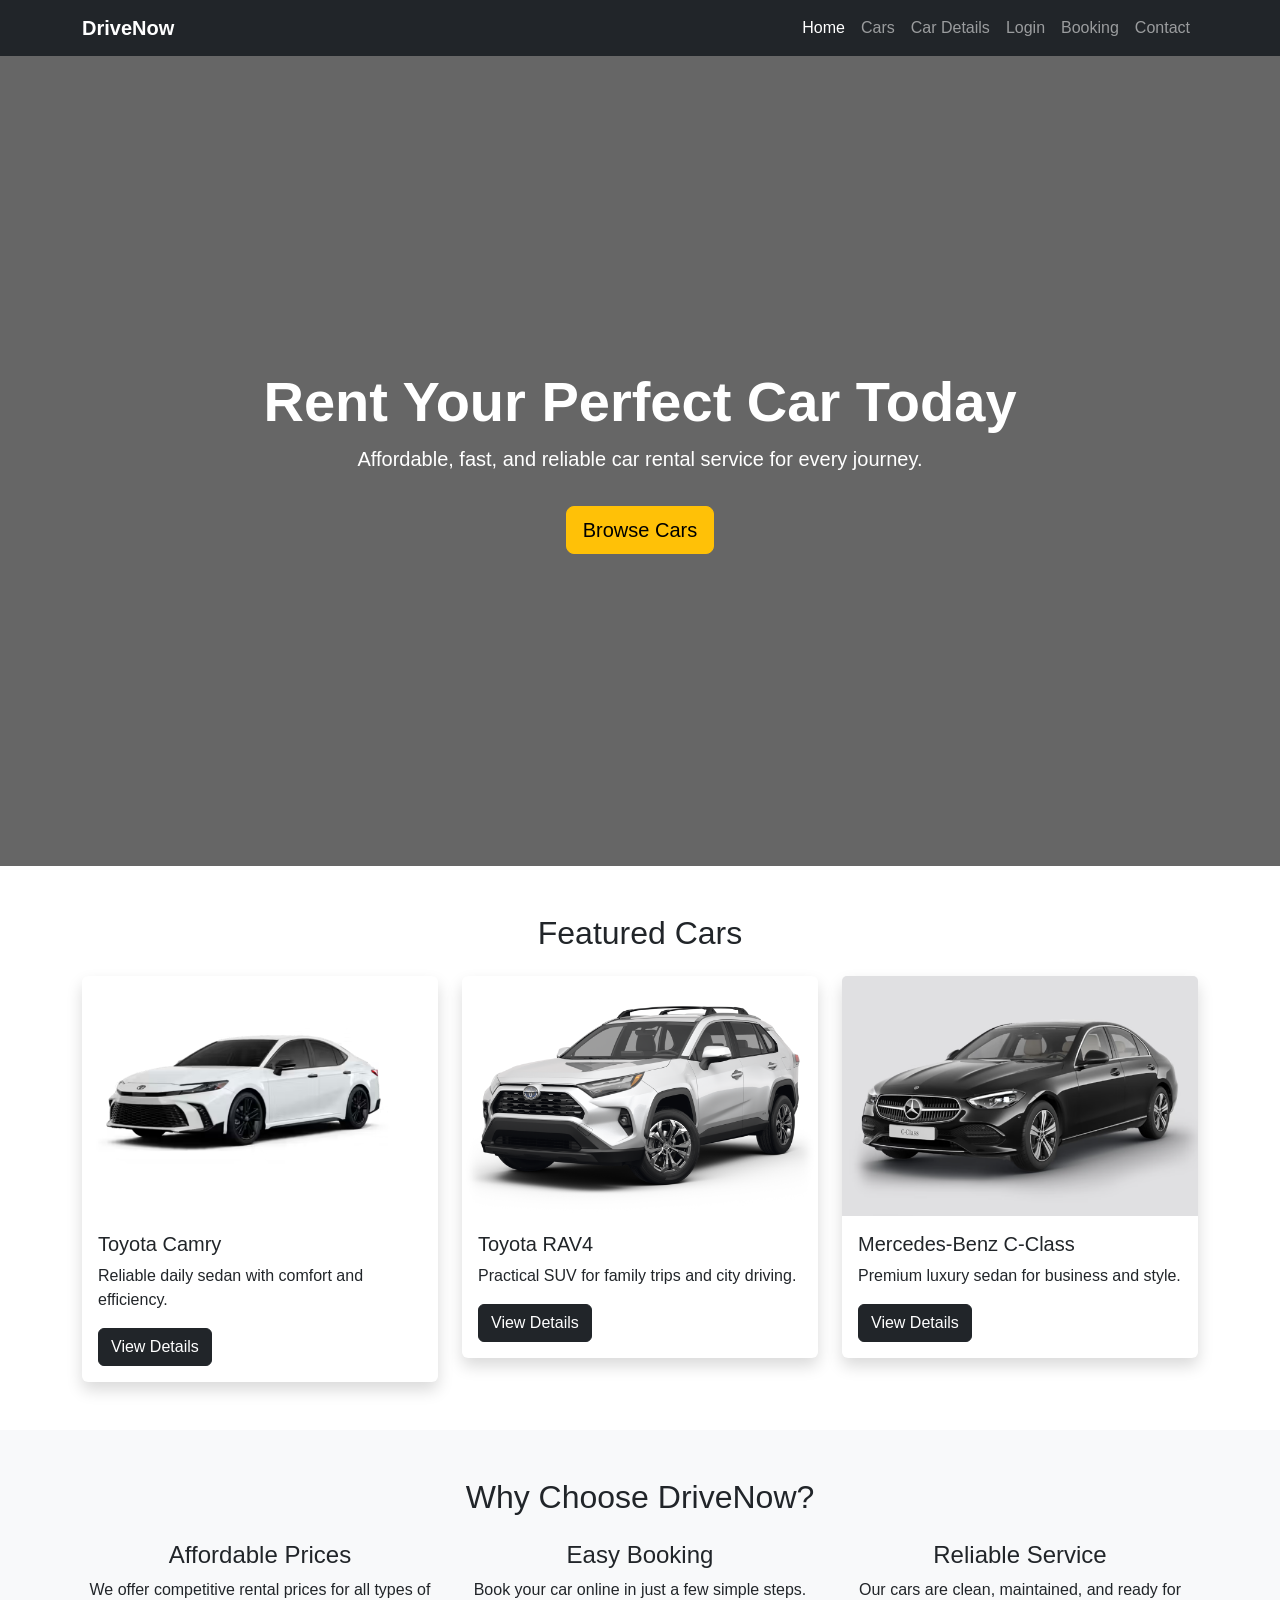
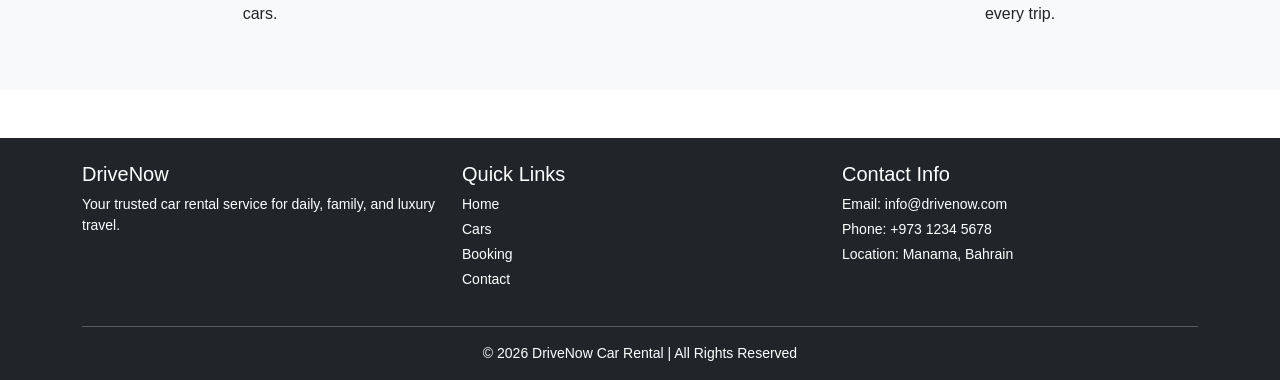
<file: index.html>
<!DOCTYPE html>
<html lang="en">
<head>
  <meta charset="UTF-8">
  <meta name="viewport" content="width=device-width, initial-scale=1.0">
  <title>DriveNow Car Rental</title>

  <!-- Bootstrap CSS -->
  <link href="https://cdn.jsdelivr.net/npm/bootstrap@5.3.3/dist/css/bootstrap.min.css" rel="stylesheet">

  <!-- Custom CSS -->
  <link rel="stylesheet" href="css/style.css">
</head>
<body>
  <div class="page-content">

  <!-- Navbar -->
  <nav class="navbar navbar-expand-lg navbar-dark bg-dark">
    <div class="container">
      <a class="navbar-brand fw-bold" href="index.html">DriveNow</a>
      <button class="navbar-toggler" type="button" data-bs-toggle="collapse" data-bs-target="#navbarNav">
        <span class="navbar-toggler-icon"></span>
      </button>
      <div class="collapse navbar-collapse" id="navbarNav">
        <ul class="navbar-nav ms-auto">
          <li class="nav-item"><a class="nav-link active" href="index.html">Home</a></li>
          <li class="nav-item"><a class="nav-link" href="cars.html">Cars</a></li>
          <li class="nav-item"><a class="nav-link" href="details.html">Car Details</a></li>
          <li class="nav-item"><a class="nav-link" href="login.html">Login</a></li>
          <li class="nav-item"><a class="nav-link" href="booking.html">Booking</a></li>
          <li class="nav-item"><a class="nav-link" href="contact.html">Contact</a></li>
        </ul>
      </div>
    </div>
  </nav>

  <!-- Hero Section -->
  <section class="hero d-flex align-items-center text-white text-center">
    <div class="container">
      <h1 class="display-4 fw-bold">Rent Your Perfect Car Today</h1>
      <p class="lead">Affordable, fast, and reliable car rental service for every journey.</p>
      <a href="cars.html" class="btn btn-warning btn-lg mt-3">Browse Cars</a>
    </div>
  </section>

  <!-- Featured Cars -->
  <section class="py-5">
    <div class="container">
      <h2 class="text-center mb-4">Featured Cars</h2>
      <div class="row g-4">
        
        <div class="col-md-4">
          <div class="card shadow">
            <img src="images/toyota-camry.jpg" class="card-img-top" alt="Toyota Camry">
            <div class="card-body">
             <h5 class="card-title">Toyota Camry</h5>
             <p class="card-text">Reliable daily sedan with comfort and efficiency.</p>
             <a href="details.html" class="btn btn-dark">View Details</a>
           </div>
          </div>
        </div>

        <div class="col-md-4">
          <div class="card shadow">
            <img src="images/toyota-rav4.jpg" class="card-img-top" alt="Toyota RAV4">
            <div class="card-body">
             <h5 class="card-title">Toyota RAV4</h5>
             <p class="card-text">Practical SUV for family trips and city driving.</p>
             <a href="details.html" class="btn btn-dark">View Details</a>
           </div>
          </div>
        </div>

        <div class="col-md-4">
          <div class="card shadow">
            <img src="images/mercedes-cclass.jpg" class="card-img-top" alt="Mercedes-Benz C-Class">
            <div class="card-body">
             <h5 class="card-title">Mercedes-Benz C-Class</h5>
             <p class="card-text">Premium luxury sedan for business and style.</p>
             <a href="details.html" class="btn btn-dark">View Details</a>
            </div>
          </div>
        </div>

      </div>
    </div>
  </section>

  <!-- Why Choose Us -->
  <section class="bg-light py-5">
    <div class="container text-center">
      <h2 class="mb-4">Why Choose DriveNow?</h2>
      <div class="row">
        <div class="col-md-4">
          <h4>Affordable Prices</h4>
          <p>We offer competitive rental prices for all types of cars.</p>
        </div>
        <div class="col-md-4">
          <h4>Easy Booking</h4>
          <p>Book your car online in just a few simple steps.</p>
        </div>
        <div class="col-md-4">
          <h4>Reliable Service</h4>
          <p>Our cars are clean, maintained, and ready for every trip.</p>
        </div>
      </div>
    </div>
  </section>

  <!-- Footer -->
  <footer class="bg-dark text-white pt-4 pb-3 mt-5">
  <div class="container">
    <div class="row">
      <div class="col-md-4 mb-3">
        <h5>DriveNow</h5>
        <p>Your trusted car rental service for daily, family, and luxury travel.</p>
      </div>
      <div class="col-md-4 mb-3">
        <h5>Quick Links</h5>
        <p class="mb-1"><a href="index.html" class="text-white text-decoration-none">Home</a></p>
        <p class="mb-1"><a href="cars.html" class="text-white text-decoration-none">Cars</a></p>
        <p class="mb-1"><a href="booking.html" class="text-white text-decoration-none">Booking</a></p>
        <p class="mb-1"><a href="contact.html" class="text-white text-decoration-none">Contact</a></p>
      </div>
      <div class="col-md-4 mb-3">
        <h5>Contact Info</h5>
        <p class="mb-1">Email: info@drivenow.com</p>
        <p class="mb-1">Phone: +973 1234 5678</p>
        <p class="mb-1">Location: Manama, Bahrain</p>
      </div>
    </div>
    <hr class="border-light">
    <p class="text-center mb-0">© 2026 DriveNow Car Rental | All Rights Reserved</p>
  </div>
</footer>

  <!-- Bootstrap JS -->
  <script src="https://cdn.jsdelivr.net/npm/bootstrap@5.3.3/dist/js/bootstrap.bundle.min.js"></script>

  <!-- jQuery -->
  <script src="https://code.jquery.com/jquery-3.7.1.min.js"></script>

  <!-- Custom JS -->
  <script src="js/script.js"></script>
  </div>
</body>
</html>
</file>
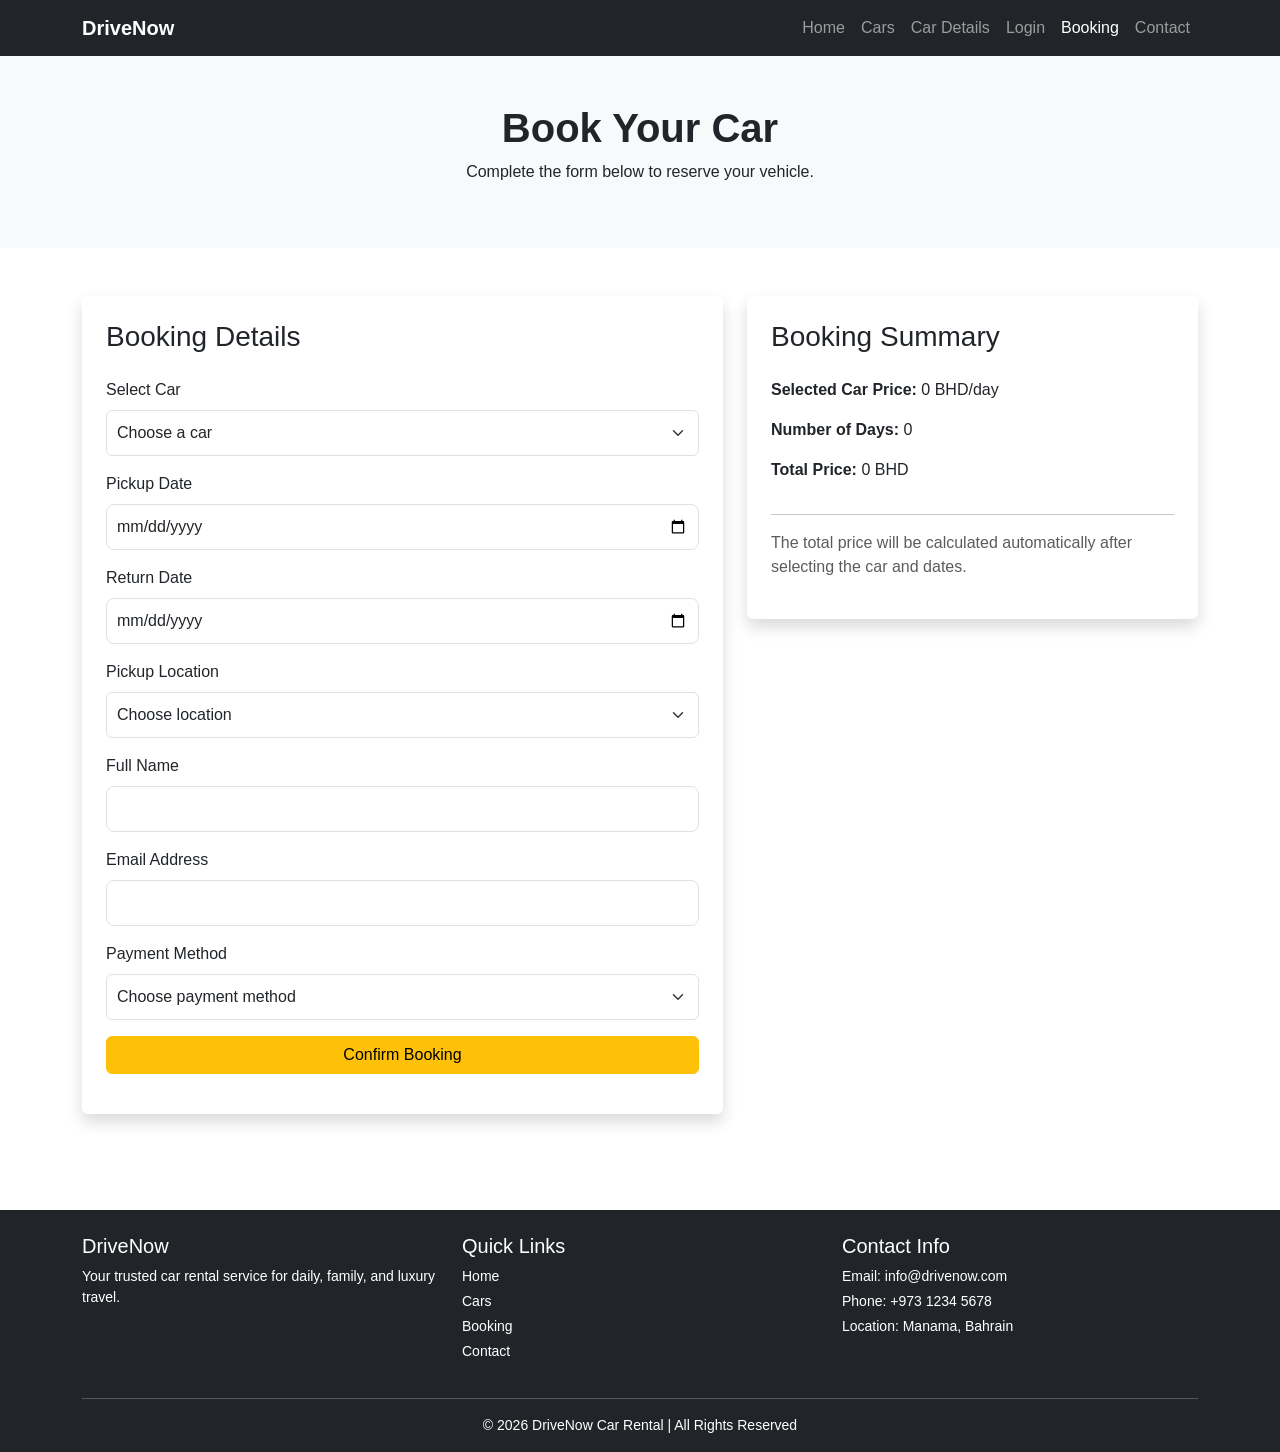
<file: booking.html>
<!DOCTYPE html>
<html lang="en">
<head>
  <meta charset="UTF-8">
  <meta name="viewport" content="width=device-width, initial-scale=1.0">
  <title>Booking - DriveNow Car Rental</title>

  <link href="https://cdn.jsdelivr.net/npm/bootstrap@5.3.3/dist/css/bootstrap.min.css" rel="stylesheet">
  <link rel="stylesheet" href="css/style.css">
</head>
<body>
  <div class="page-content">

  <!-- Navbar -->
  <nav class="navbar navbar-expand-lg navbar-dark bg-dark">
    <div class="container">
      <a class="navbar-brand fw-bold" href="index.html">DriveNow</a>
      <button class="navbar-toggler" type="button" data-bs-toggle="collapse" data-bs-target="#navbarNav">
        <span class="navbar-toggler-icon"></span>
      </button>
      <div class="collapse navbar-collapse" id="navbarNav">
        <ul class="navbar-nav ms-auto">
          <li class="nav-item"><a class="nav-link" href="index.html">Home</a></li>
          <li class="nav-item"><a class="nav-link" href="cars.html">Cars</a></li>
          <li class="nav-item"><a class="nav-link" href="details.html">Car Details</a></li>
          <li class="nav-item"><a class="nav-link" href="login.html">Login</a></li>
          <li class="nav-item"><a class="nav-link active" href="booking.html">Booking</a></li>
          <li class="nav-item"><a class="nav-link" href="contact.html">Contact</a></li>
        </ul>
      </div>
    </div>
  </nav>

  <!-- Header -->
  <section class="py-5 bg-light text-center">
    <div class="container">
      <h1 class="fw-bold">Book Your Car</h1>
      <p>Complete the form below to reserve your vehicle.</p>
    </div>
  </section>

  <!-- Booking Form -->
  <section class="py-5">
    <div class="container">
      <div class="row g-4">
        
        <div class="col-md-7">
          <div class="card shadow p-4">
            <h3 class="mb-4">Booking Details</h3>
            <form id="bookingForm">
              
              <div class="mb-3">
                <label class="form-label">Select Car</label>
                <select class="form-select" id="carType">
  <option value="">Choose a car</option>

  <option value="18">Toyota Corolla - 18 BHD/day</option>
  <option value="22">Toyota Camry - 22 BHD/day</option>
  <option value="16">Nissan Sunny - 16 BHD/day</option>
  <option value="24">Nissan Altima - 24 BHD/day</option>
  <option value="20">Hyundai Elantra - 20 BHD/day</option>
  <option value="23">Kia K5 - 23 BHD/day</option>

  <option value="28">Toyota RAV4 - 28 BHD/day</option>
  <option value="30">Nissan X-Trail - 30 BHD/day</option>
  <option value="29">Hyundai Tucson - 29 BHD/day</option>
  <option value="27">Kia Sportage - 27 BHD/day</option>
  <option value="35">Toyota Fortuner - 35 BHD/day</option>
  <option value="48">Nissan Patrol - 48 BHD/day</option>

  <option value="50">Mercedes-Benz C-Class - 50 BHD/day</option>
  <option value="55">BMW 5 Series - 55 BHD/day</option>
  <option value="52">Audi A6 - 52 BHD/day</option>
  <option value="48">Lexus ES - 48 BHD/day</option>
  <option value="60">Mercedes-Benz E-Class - 60 BHD/day</option>
  <option value="70">Range Rover Velar - 70 BHD/day</option>
</select>
              </div>

              <div class="mb-3">
                <label class="form-label">Pickup Date</label>
                <input type="date" class="form-control" id="pickupDate">
              </div>

              <div class="mb-3">
                <label class="form-label">Return Date</label>
                <input type="date" class="form-control" id="returnDate">
              </div>

              <div class="mb-3">
                <label class="form-label">Pickup Location</label>
                <select class="form-select" id="pickupLocation">
                  <option value="">Choose location</option>
                  <option>Manama</option>
                  <option>Muharraq</option>
                  <option>Riffa</option>
                  <option>Isa Town</option>
                </select>
              </div>

              <div class="mb-3">
                <label class="form-label">Full Name</label>
                <input type="text" class="form-control" id="customerName">
              </div>

              <div class="mb-3">
                <label class="form-label">Email Address</label>
                <input type="email" class="form-control" id="customerEmail">
              </div>

              <div class="mb-3">
                <label class="form-label">Payment Method</label>
                <select class="form-select" id="paymentMethod">
                  <option value="">Choose payment method</option>
                  <option>Credit Card</option>
                  <option>Debit Card</option>
                  <option>Cash on Pickup</option>
                </select>
              </div>

              <button type="submit" class="btn btn-warning w-100">Confirm Booking</button>
              <p class="mt-3 fw-bold" id="bookingMessage"></p>
            </form>
          </div>
        </div>

        <div class="col-md-5">
          <div class="card shadow p-4">
            <h3 class="mb-4">Booking Summary</h3>
            <p><strong>Selected Car Price:</strong> <span id="carPrice">0</span> BHD/day</p>
            <p><strong>Number of Days:</strong> <span id="totalDays">0</span></p>
            <p><strong>Total Price:</strong> <span id="totalPrice">0</span> BHD</p>
            <hr>
            <p class="text-muted">The total price will be calculated automatically after selecting the car and dates.</p>
          </div>
        </div>

      </div>
    </div>
  </section>

  <footer class="bg-dark text-white pt-4 pb-3 mt-5">
  <div class="container">
    <div class="row">
      <div class="col-md-4 mb-3">
        <h5>DriveNow</h5>
        <p>Your trusted car rental service for daily, family, and luxury travel.</p>
      </div>
      <div class="col-md-4 mb-3">
        <h5>Quick Links</h5>
        <p class="mb-1"><a href="index.html" class="text-white text-decoration-none">Home</a></p>
        <p class="mb-1"><a href="cars.html" class="text-white text-decoration-none">Cars</a></p>
        <p class="mb-1"><a href="booking.html" class="text-white text-decoration-none">Booking</a></p>
        <p class="mb-1"><a href="contact.html" class="text-white text-decoration-none">Contact</a></p>
      </div>
      <div class="col-md-4 mb-3">
        <h5>Contact Info</h5>
        <p class="mb-1">Email: info@drivenow.com</p>
        <p class="mb-1">Phone: +973 1234 5678</p>
        <p class="mb-1">Location: Manama, Bahrain</p>
      </div>
    </div>
    <hr class="border-light">
    <p class="text-center mb-0">© 2026 DriveNow Car Rental | All Rights Reserved</p>
  </div>
</footer>
</div>
  <script src="https://cdn.jsdelivr.net/npm/bootstrap@5.3.3/dist/js/bootstrap.bundle.min.js"></script>
  <script src="https://code.jquery.com/jquery-3.7.1.min.js"></script>
  <script src="js/script.js"></script>
</body>
</html>
</file>
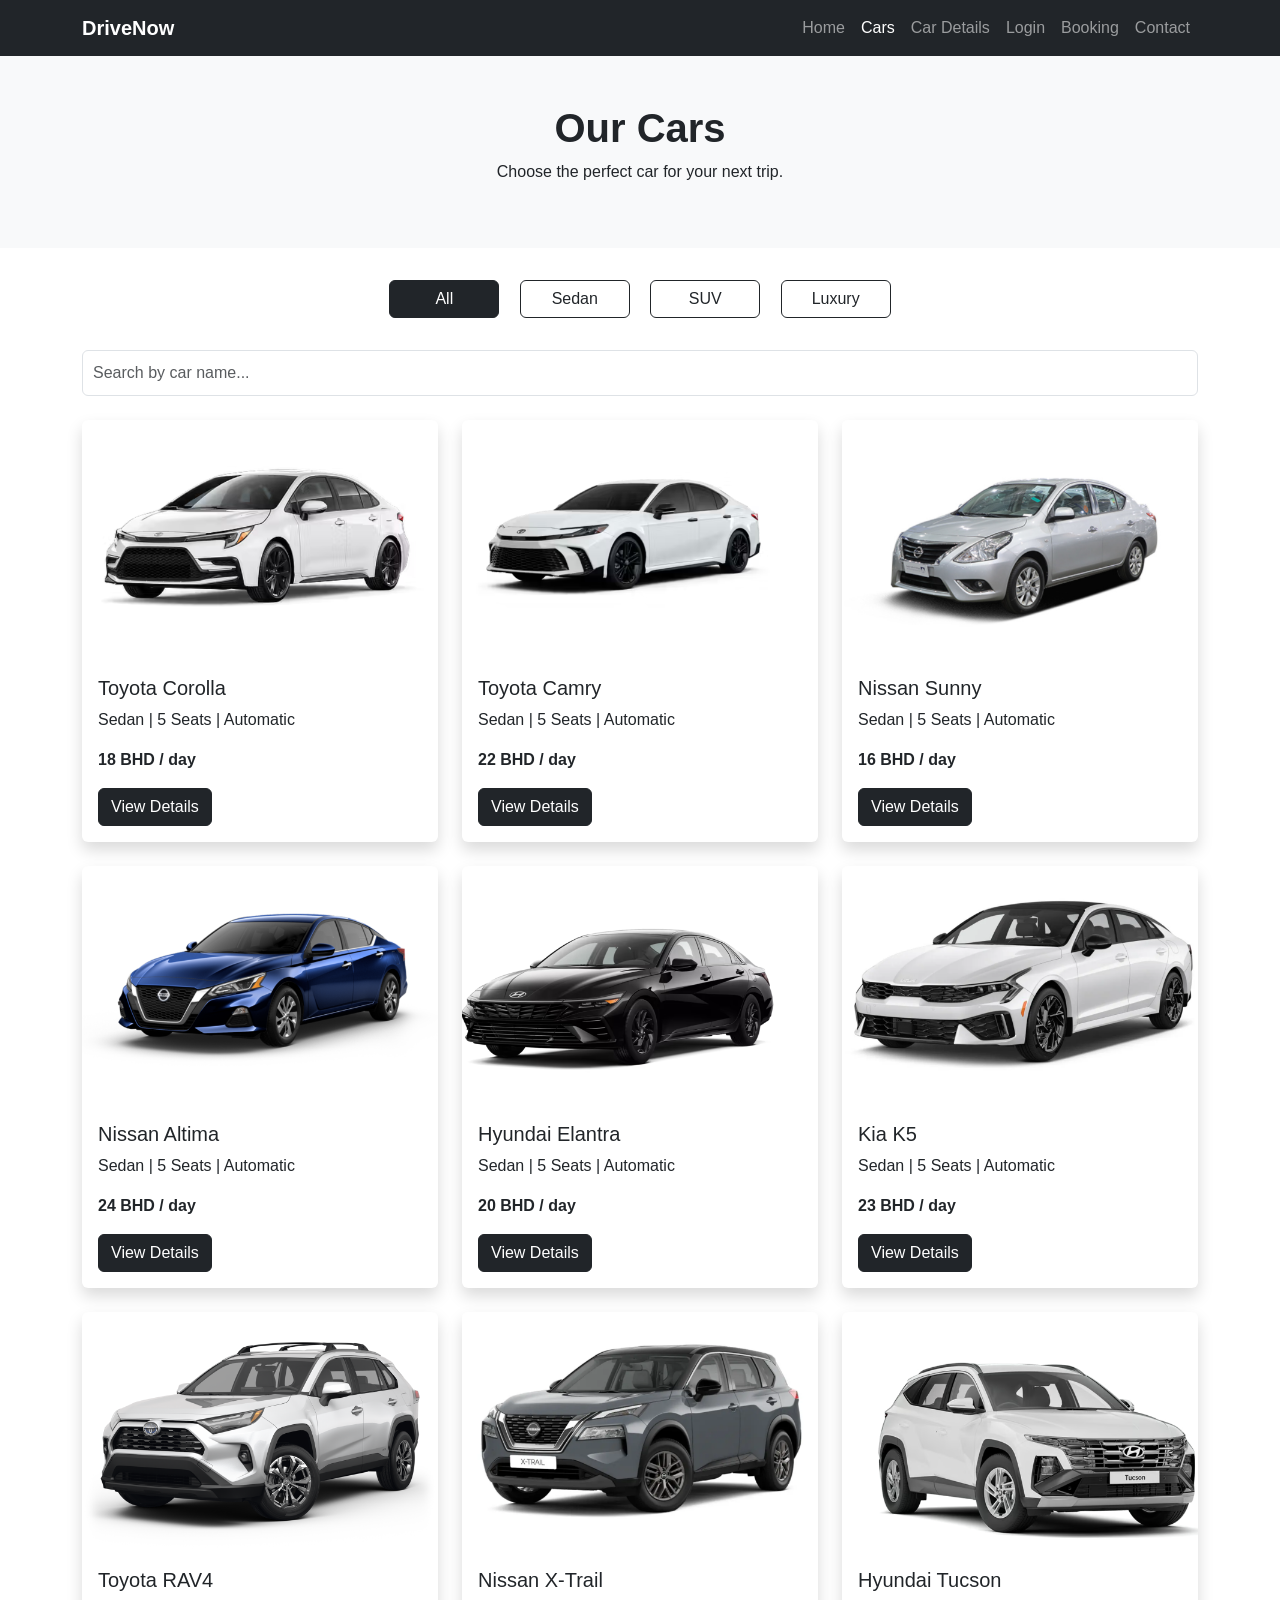
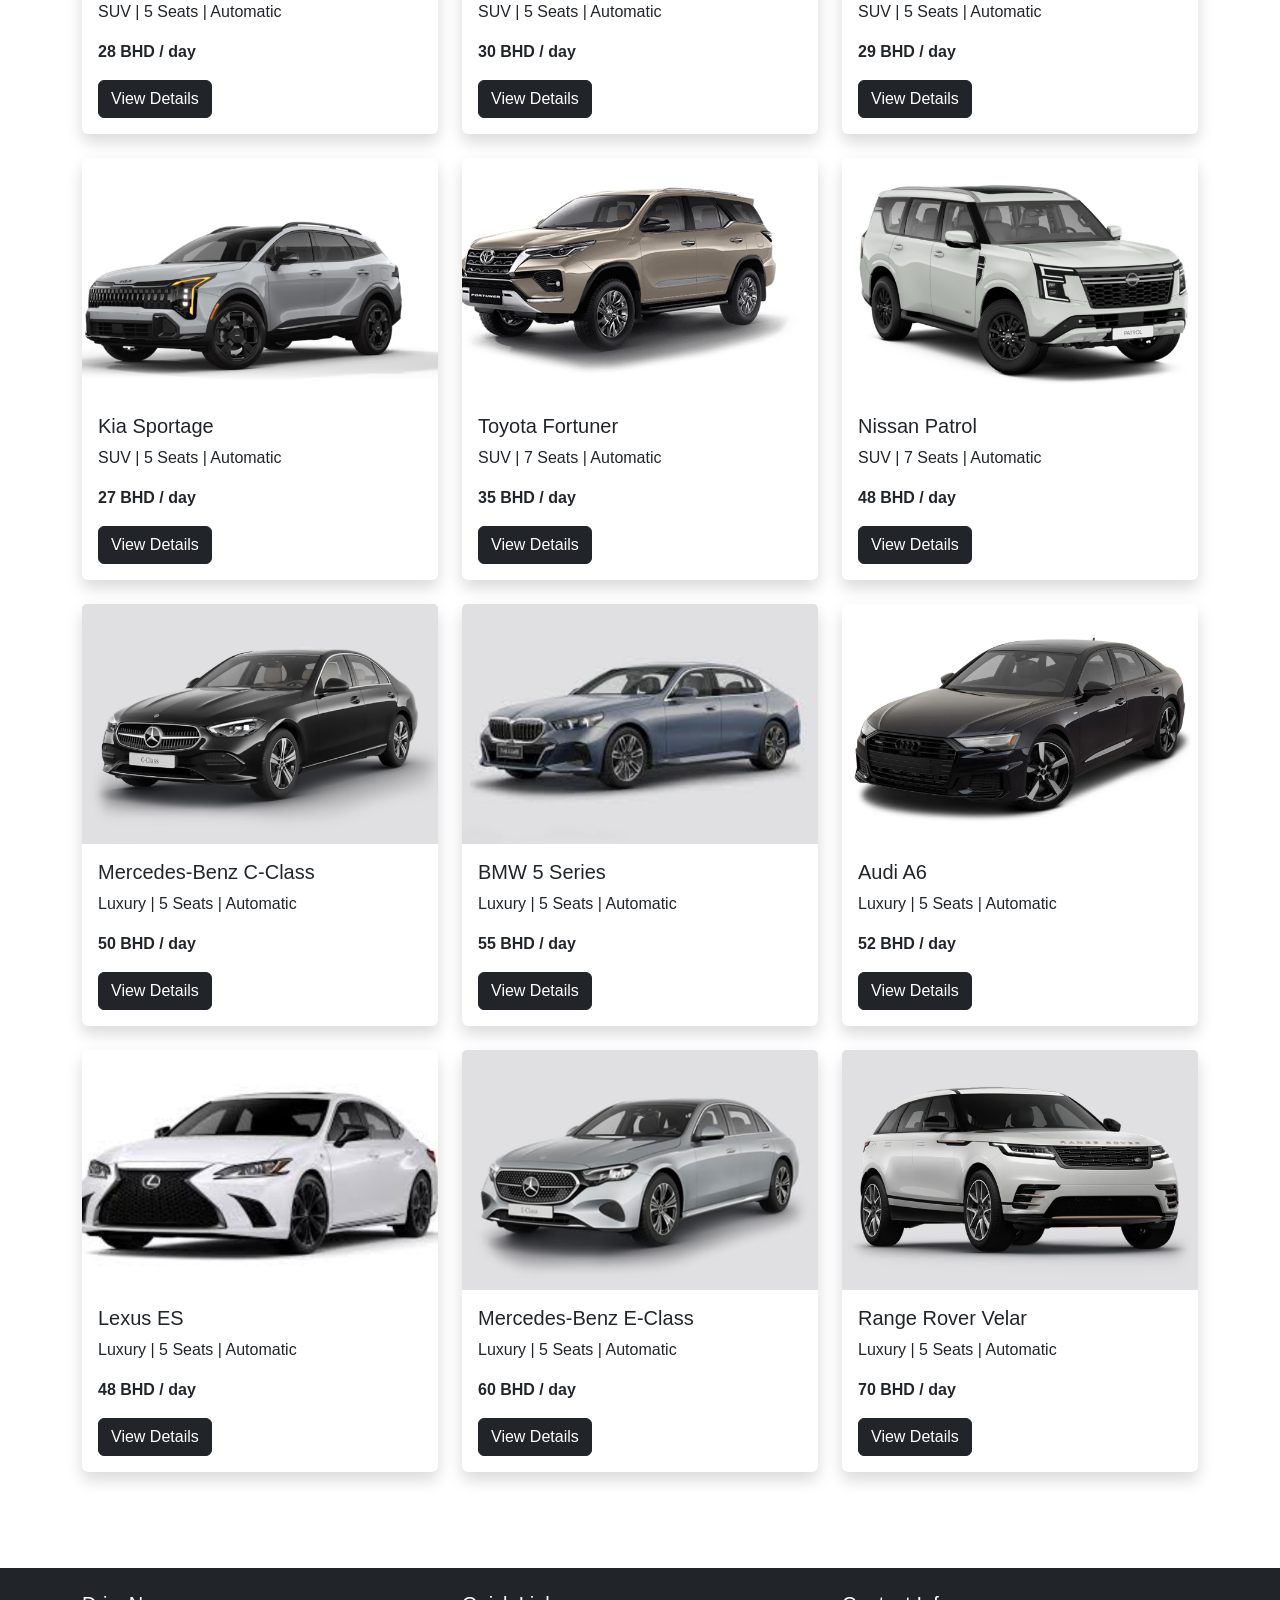
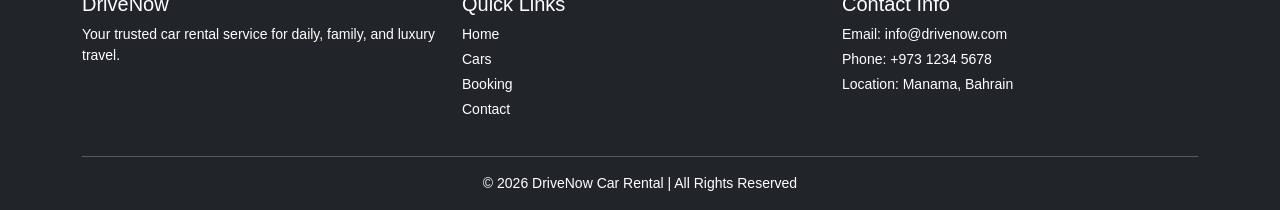
<file: cars.html>
<!DOCTYPE html>
<html lang="en">
<head>
  <meta charset="UTF-8">
  <meta name="viewport" content="width=device-width, initial-scale=1.0">
  <title>Cars - DriveNow Car Rental</title>

  <link href="https://cdn.jsdelivr.net/npm/bootstrap@5.3.3/dist/css/bootstrap.min.css" rel="stylesheet">
  <link rel="stylesheet" href="css/style.css">
</head>
<body>
  <div class="page-content">

  <!-- Navbar -->
  <nav class="navbar navbar-expand-lg navbar-dark bg-dark">
    <div class="container">
      <a class="navbar-brand fw-bold" href="index.html">DriveNow</a>
      <button class="navbar-toggler" type="button" data-bs-toggle="collapse" data-bs-target="#navbarNav">
        <span class="navbar-toggler-icon"></span>
      </button>
      <div class="collapse navbar-collapse" id="navbarNav">
        <ul class="navbar-nav ms-auto">
          <li class="nav-item"><a class="nav-link" href="index.html">Home</a></li>
          <li class="nav-item"><a class="nav-link active" href="cars.html">Cars</a></li>
          <li class="nav-item"><a class="nav-link" href="details.html">Car Details</a></li>
          <li class="nav-item"><a class="nav-link" href="login.html">Login</a></li>
          <li class="nav-item"><a class="nav-link" href="booking.html">Booking</a></li>
          <li class="nav-item"><a class="nav-link" href="contact.html">Contact</a></li>
        </ul>
      </div>
    </div>
  </nav>

  <!-- Page Header -->
  <section class="py-5 bg-light text-center">
    <div class="container">
      <h1 class="fw-bold">Our Cars</h1>
      <p>Choose the perfect car for your next trip.</p>
    </div>
  </section>

  <!-- Filter Buttons -->
  <section class="py-4 text-center">
    <div class="container">
      <button class="btn btn-dark m-2 filter-btn" data-filter="all">All</button>
      <button class="btn btn-outline-dark m-2 filter-btn" data-filter="sedan">Sedan</button>
      <button class="btn btn-outline-dark m-2 filter-btn" data-filter="suv">SUV</button>
      <button class="btn btn-outline-dark m-2 filter-btn" data-filter="luxury">Luxury</button>
    </div>
  </section>
  <section class="pb-4">
  <div class="container">
    <input type="text" id="carSearch" class="form-control" placeholder="Search by car name...">
  </div>
</section>

  <!-- Cars List -->
  <section class="pb-5">
  <div class="container">
    <div class="row g-4">

      <!-- Sedans -->
      <div class="col-md-4 car-item sedan">
        <div class="card shadow h-100">
          <img src="images/toyota-corolla.jpg" class="card-img-top" alt="Toyota Corolla">
          <div class="card-body">
            <h5 class="card-title">Toyota Corolla</h5>
            <p class="card-text">Sedan | 5 Seats | Automatic</p>
            <p><strong>18 BHD / day</strong></p>
            <a href="details.html?car=Toyota%20Corolla&price=18&category=Sedan&seats=5&transmission=Automatic&fuel=Petrol&image=images/toyota-corolla.jpg" class="btn btn-dark">View Details</a>
          </div>
        </div>
      </div>

      <div class="col-md-4 car-item sedan">
        <div class="card shadow h-100">
          <img src="images/toyota-camry.jpg" class="card-img-top" alt="Toyota Camry">
          <div class="card-body">
            <h5 class="card-title">Toyota Camry</h5>
            <p class="card-text">Sedan | 5 Seats | Automatic</p>
            <p><strong>22 BHD / day</strong></p>
            <a href="details.html?car=Toyota%20Camry&price=22&category=Sedan&seats=5&transmission=Automatic&fuel=Petrol&image=images/toyota-camry.jpg" class="btn btn-dark">View Details</a>
          </div>
        </div>
      </div>

      <div class="col-md-4 car-item sedan">
        <div class="card shadow h-100">
          <img src="images/nissan-sunny.jpg" class="card-img-top" alt="Nissan Sunny">
          <div class="card-body">
            <h5 class="card-title">Nissan Sunny</h5>
            <p class="card-text">Sedan | 5 Seats | Automatic</p>
            <p><strong>16 BHD / day</strong></p>
            <a href="details.html?car=Nissan%20Sunny&price=16&category=Sedan&seats=5&transmission=Automatic&fuel=Petrol&image=images/nissan-sunny.jpg" class="btn btn-dark">View Details</a>
          </div>
        </div>
      </div>

      <div class="col-md-4 car-item sedan">
        <div class="card shadow h-100">
          <img src="images/nissan-altima.jpg" class="card-img-top" alt="Nissan Altima">
          <div class="card-body">
            <h5 class="card-title">Nissan Altima</h5>
            <p class="card-text">Sedan | 5 Seats | Automatic</p>
            <p><strong>24 BHD / day</strong></p>
            <a href="details.html?car=Nissan%20Altima&price=24&category=Sedan&seats=5&transmission=Automatic&fuel=Petrol&image=images/nissan-altima.jpg" class="btn btn-dark">View Details</a>
          </div>
        </div>
      </div>

      <div class="col-md-4 car-item sedan">
        <div class="card shadow h-100">
          <img src="images/hyundai-elantra.jpg" class="card-img-top" alt="Hyundai Elantra">
          <div class="card-body">
            <h5 class="card-title">Hyundai Elantra</h5>
            <p class="card-text">Sedan | 5 Seats | Automatic</p>
            <p><strong>20 BHD / day</strong></p>
            <a href="details.html?car=Hyundai%20Elantra&price=20&category=Sedan&seats=5&transmission=Automatic&fuel=Petrol&image=images/hyundai-elantra.jpg" class="btn btn-dark">View Details</a>
          </div>
        </div>
      </div>

      <div class="col-md-4 car-item sedan">
        <div class="card shadow h-100">
          <img src="images/kia-k5.jpg" class="card-img-top" alt="Kia K5">
          <div class="card-body">
            <h5 class="card-title">Kia K5</h5>
            <p class="card-text">Sedan | 5 Seats | Automatic</p>
            <p><strong>23 BHD / day</strong></p>
            <a href="details.html?car=Kia%20K5&price=23&category=Sedan&seats=5&transmission=Automatic&fuel=Petrol&image=images/kia-k5.jpg" class="btn btn-dark">View Details</a>
          </div>
        </div>
      </div>

      <!-- SUVs -->
      <div class="col-md-4 car-item suv">
        <div class="card shadow h-100">
          <img src="images/toyota-rav4.jpg" class="card-img-top" alt="Toyota RAV4">
          <div class="card-body">
            <h5 class="card-title">Toyota RAV4</h5>
            <p class="card-text">SUV | 5 Seats | Automatic</p>
            <p><strong>28 BHD / day</strong></p>
            <a href="details.html?car=Toyota%20RAV4&price=28&category=SUV&seats=5&transmission=Automatic&fuel=Petrol&image=images/toyota-rav4.jpg" class="btn btn-dark">View Details</a>
          </div>
        </div>
      </div>

      <div class="col-md-4 car-item suv">
        <div class="card shadow h-100">
          <img src="images/nissan-xtrail.jpg" class="card-img-top" alt="Nissan X-Trail">
          <div class="card-body">
            <h5 class="card-title">Nissan X-Trail</h5>
            <p class="card-text">SUV | 5 Seats | Automatic</p>
            <p><strong>30 BHD / day</strong></p>
            <a href="details.html?car=Nissan%20X-Trail&price=30&category=SUV&seats=5&transmission=Automatic&fuel=Petrol&image=images/nissan-xtrail.jpg" class="btn btn-dark">View Details</a>
          </div>
        </div>
      </div>

      <div class="col-md-4 car-item suv">
        <div class="card shadow h-100">
          <img src="images/hyundai-tucson.jpg" class="card-img-top" alt="Hyundai Tucson">
          <div class="card-body">
            <h5 class="card-title">Hyundai Tucson</h5>
            <p class="card-text">SUV | 5 Seats | Automatic</p>
            <p><strong>29 BHD / day</strong></p>
            <a href="details.html?car=Hyundai%20Tucson&price=29&category=SUV&seats=5&transmission=Automatic&fuel=Petrol&image=images/hyundai-tucson.jpg" class="btn btn-dark">View Details</a>
          </div>
        </div>
      </div>

      <div class="col-md-4 car-item suv">
        <div class="card shadow h-100">
          <img src="images/kia-sportage.jpg" class="card-img-top" alt="Kia Sportage">
          <div class="card-body">
            <h5 class="card-title">Kia Sportage</h5>
            <p class="card-text">SUV | 5 Seats | Automatic</p>
            <p><strong>27 BHD / day</strong></p>
            <a href="details.html?car=Kia%20Sportage&price=27&category=SUV&seats=5&transmission=Automatic&fuel=Petrol&image=images/kia-sportage.jpg" class="btn btn-dark">View Details</a>
          </div>
        </div>
      </div>

      <div class="col-md-4 car-item suv">
        <div class="card shadow h-100">
          <img src="images/toyota-fortuner.jpg" class="card-img-top" alt="Toyota Fortuner">
          <div class="card-body">
            <h5 class="card-title">Toyota Fortuner</h5>
            <p class="card-text">SUV | 7 Seats | Automatic</p>
            <p><strong>35 BHD / day</strong></p>
            <a href="details.html?car=Toyota%20Fortuner&price=35&category=SUV&seats=7&transmission=Automatic&fuel=Petrol&image=images/toyota-fortuner.jpg" class="btn btn-dark">View Details</a>
          </div>
        </div>
      </div>

      <div class="col-md-4 car-item suv">
        <div class="card shadow h-100">
          <img src="images/nissan-patrol.jpg" class="card-img-top" alt="Nissan Patrol">
          <div class="card-body">
            <h5 class="card-title">Nissan Patrol</h5>
            <p class="card-text">SUV | 7 Seats | Automatic</p>
            <p><strong>48 BHD / day</strong></p>
            <a href="details.html?car=Nissan%20Patrol&price=48&category=SUV&seats=7&transmission=Automatic&fuel=Petrol&image=images/nissan-patrol.jpg" class="btn btn-dark">View Details</a>
          </div>
        </div>
      </div>

      <!-- Luxury -->
      <div class="col-md-4 car-item luxury">
        <div class="card shadow h-100">
          <img src="images/mercedes-cclass.jpg" class="card-img-top" alt="Mercedes-Benz C-Class">
          <div class="card-body">
            <h5 class="card-title">Mercedes-Benz C-Class</h5>
            <p class="card-text">Luxury | 5 Seats | Automatic</p>
            <p><strong>50 BHD / day</strong></p>
            <a href="details.html?car=Mercedes-Benz%20C-Class&price=50&category=Luxury&seats=5&transmission=Automatic&fuel=Petrol&image=images/mercedes-cclass.jpg" class="btn btn-dark">View Details</a>
          </div>
        </div>
      </div>

      <div class="col-md-4 car-item luxury">
        <div class="card shadow h-100">
          <img src="images/bmw-5series.jpg" class="card-img-top" alt="BMW 5 Series">
          <div class="card-body">
            <h5 class="card-title">BMW 5 Series</h5>
            <p class="card-text">Luxury | 5 Seats | Automatic</p>
            <p><strong>55 BHD / day</strong></p>
            <a href="details.html?car=BMW%205%20Series&price=55&category=Luxury&seats=5&transmission=Automatic&fuel=Petrol&image=images/bmw-5series.jpg" class="btn btn-dark">View Details</a>
          </div>
        </div>
      </div>

      <div class="col-md-4 car-item luxury">
        <div class="card shadow h-100">
          <img src="images/audi-a6.jpg" class="card-img-top" alt="Audi A6">
          <div class="card-body">
            <h5 class="card-title">Audi A6</h5>
            <p class="card-text">Luxury | 5 Seats | Automatic</p>
            <p><strong>52 BHD / day</strong></p>
            <a href="details.html?car=Audi%20A6&price=52&category=Luxury&seats=5&transmission=Automatic&fuel=Petrol&image=images/audi-a6.jpg" class="btn btn-dark">View Details</a>
          </div>
        </div>
      </div>

      <div class="col-md-4 car-item luxury">
        <div class="card shadow h-100">
          <img src="images/lexus-es.jpg" class="card-img-top" alt="Lexus ES">
          <div class="card-body">
            <h5 class="card-title">Lexus ES</h5>
            <p class="card-text">Luxury | 5 Seats | Automatic</p>
            <p><strong>48 BHD / day</strong></p>
            <a href="details.html?car=Lexus%20ES&price=48&category=Luxury&seats=5&transmission=Automatic&fuel=Petrol&image=images/lexus-es.jpg" class="btn btn-dark">View Details</a>
          </div>
        </div>
      </div>

      <div class="col-md-4 car-item luxury">
        <div class="card shadow h-100">
          <img src="images/mercedes-eclass.jpg" class="card-img-top" alt="Mercedes-Benz E-Class">
          <div class="card-body">
            <h5 class="card-title">Mercedes-Benz E-Class</h5>
            <p class="card-text">Luxury | 5 Seats | Automatic</p>
            <p><strong>60 BHD / day</strong></p>
            <a href="details.html?car=Mercedes-Benz%20E-Class&price=60&category=Luxury&seats=5&transmission=Automatic&fuel=Petrol&image=images/mercedes-eclass.jpg" class="btn btn-dark">View Details</a>
          </div>
        </div>
      </div>

      <div class="col-md-4 car-item luxury">
        <div class="card shadow h-100">
          <img src="images/range-rover-velar.jpg" class="card-img-top" alt="Range Rover Velar">
          <div class="card-body">
            <h5 class="card-title">Range Rover Velar</h5>
            <p class="card-text">Luxury | 5 Seats | Automatic</p>
            <p><strong>70 BHD / day</strong></p>
            <a href="details.html?car=Range%20Rover%20Velar&price=70&category=Luxury&seats=5&transmission=Automatic&fuel=Petrol&image=images/range-rover-velar.jpg" class="btn btn-dark">View Details</a>
          </div>
        </div>
      </div>

    </div>
  </div>
</section>

  <footer class="bg-dark text-white pt-4 pb-3 mt-5">
  <div class="container">
    <div class="row">
      <div class="col-md-4 mb-3">
        <h5>DriveNow</h5>
        <p>Your trusted car rental service for daily, family, and luxury travel.</p>
      </div>
      <div class="col-md-4 mb-3">
        <h5>Quick Links</h5>
        <p class="mb-1"><a href="index.html" class="text-white text-decoration-none">Home</a></p>
        <p class="mb-1"><a href="cars.html" class="text-white text-decoration-none">Cars</a></p>
        <p class="mb-1"><a href="booking.html" class="text-white text-decoration-none">Booking</a></p>
        <p class="mb-1"><a href="contact.html" class="text-white text-decoration-none">Contact</a></p>
      </div>
      <div class="col-md-4 mb-3">
        <h5>Contact Info</h5>
        <p class="mb-1">Email: info@drivenow.com</p>
        <p class="mb-1">Phone: +973 1234 5678</p>
        <p class="mb-1">Location: Manama, Bahrain</p>
      </div>
    </div>
    <hr class="border-light">
    <p class="text-center mb-0">© 2026 DriveNow Car Rental | All Rights Reserved</p>
  </div>
</footer>
</div>
  <script src="https://cdn.jsdelivr.net/npm/bootstrap@5.3.3/dist/js/bootstrap.bundle.min.js"></script>
  <script src="https://code.jquery.com/jquery-3.7.1.min.js"></script>
  <script src="js/script.js"></script>
</body>
</html>
</file>
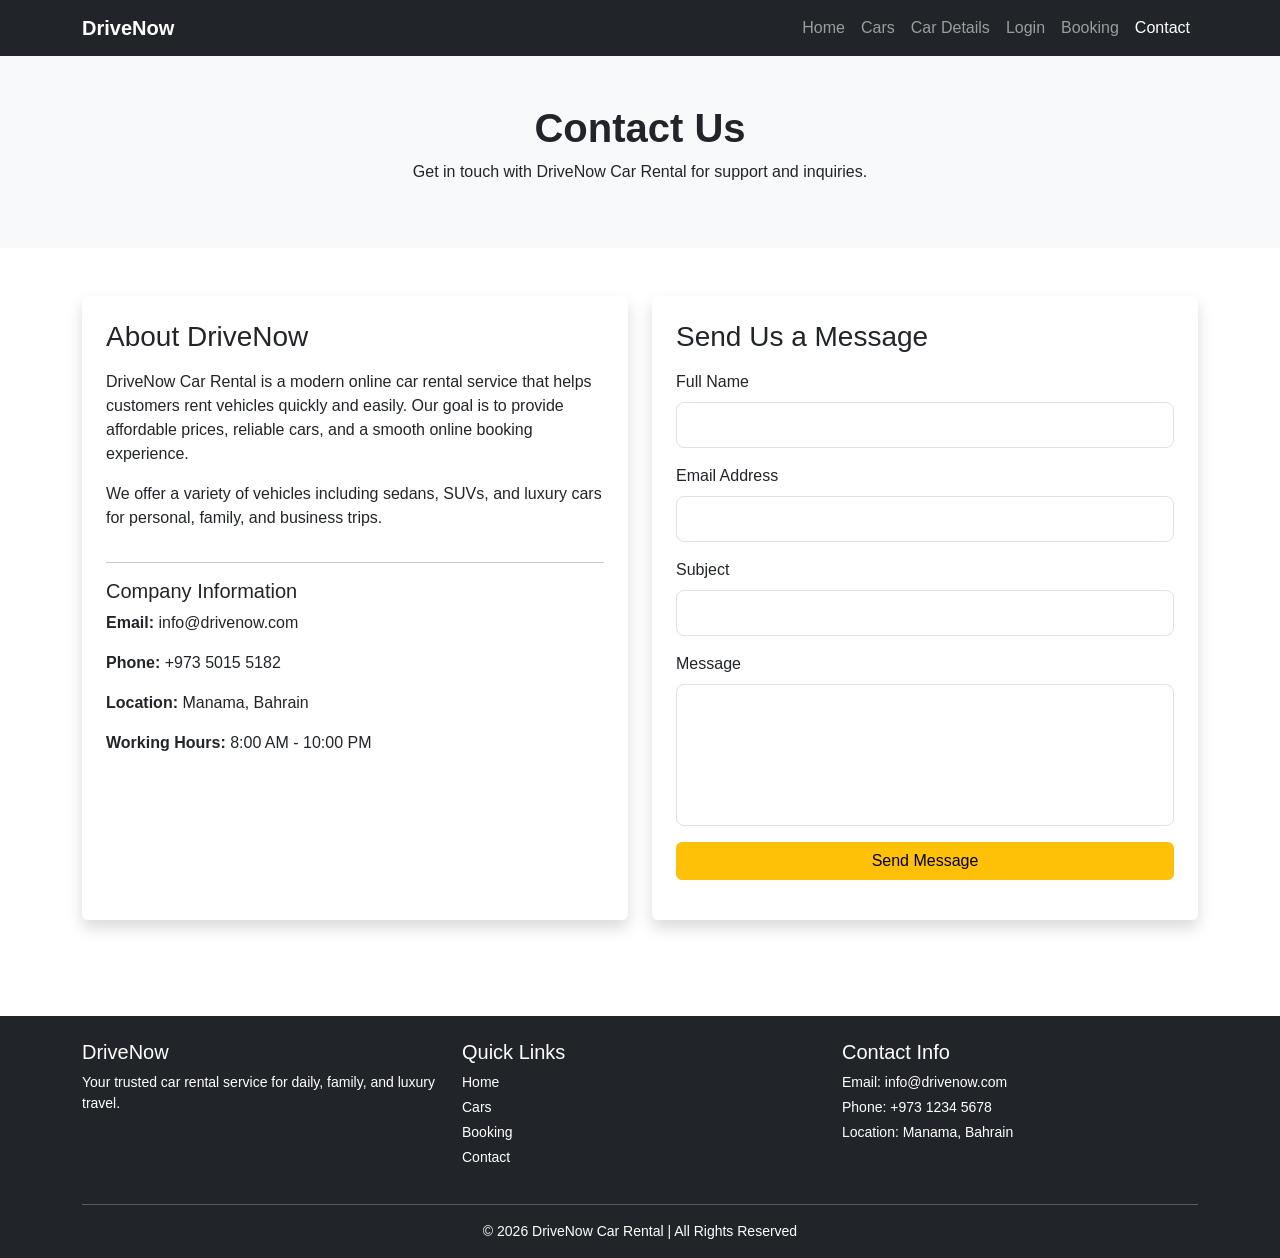
<file: contact.html>
<!DOCTYPE html>
<html lang="en">
<head>
  <meta charset="UTF-8">
  <meta name="viewport" content="width=device-width, initial-scale=1.0">
  <title>Contact Us - DriveNow Car Rental</title>

  <link href="https://cdn.jsdelivr.net/npm/bootstrap@5.3.3/dist/css/bootstrap.min.css" rel="stylesheet">
  <link rel="stylesheet" href="css/style.css">
</head>
<body>
  <div class="page-content">

  <!-- Navbar -->
  <nav class="navbar navbar-expand-lg navbar-dark bg-dark">
    <div class="container">
      <a class="navbar-brand fw-bold" href="index.html">DriveNow</a>
      <button class="navbar-toggler" type="button" data-bs-toggle="collapse" data-bs-target="#navbarNav">
        <span class="navbar-toggler-icon"></span>
      </button>
      <div class="collapse navbar-collapse" id="navbarNav">
        <ul class="navbar-nav ms-auto">
          <li class="nav-item"><a class="nav-link" href="index.html">Home</a></li>
          <li class="nav-item"><a class="nav-link" href="cars.html">Cars</a></li>
          <li class="nav-item"><a class="nav-link" href="details.html">Car Details</a></li>
          <li class="nav-item"><a class="nav-link" href="login.html">Login</a></li>
          <li class="nav-item"><a class="nav-link" href="booking.html">Booking</a></li>
          <li class="nav-item"><a class="nav-link active" href="contact.html">Contact</a></li>
        </ul>
      </div>
    </div>
  </nav>

  <!-- Header -->
  <section class="py-5 bg-light text-center">
    <div class="container">
      <h1 class="fw-bold">Contact Us</h1>
      <p>Get in touch with DriveNow Car Rental for support and inquiries.</p>
    </div>
  </section>

  <!-- Contact + About -->
  <section class="py-5">
    <div class="container">
      <div class="row g-4">

        <div class="col-md-6">
          <div class="card shadow p-4 h-100">
            <h3 class="mb-3">About DriveNow</h3>
            <p>
              DriveNow Car Rental is a modern online car rental service that helps customers
              rent vehicles quickly and easily. Our goal is to provide affordable prices,
              reliable cars, and a smooth online booking experience.
            </p>
            <p>
              We offer a variety of vehicles including sedans, SUVs, and luxury cars
              for personal, family, and business trips.
            </p>

            <hr>

            <h5>Company Information</h5>
            <p><strong>Email:</strong> info@drivenow.com</p>
            <p><strong>Phone:</strong> +973 5015 5182</p>
            <p><strong>Location:</strong> Manama, Bahrain</p>
            <p><strong>Working Hours:</strong> 8:00 AM - 10:00 PM</p>
          </div>
        </div>

        <div class="col-md-6">
          <div class="card shadow p-4 h-100">
            <h3 class="mb-3">Send Us a Message</h3>
            <form id="contactForm">
              <div class="mb-3">
                <label class="form-label">Full Name</label>
                <input type="text" class="form-control" id="contactName">
              </div>

              <div class="mb-3">
                <label class="form-label">Email Address</label>
                <input type="email" class="form-control" id="contactEmail">
              </div>

              <div class="mb-3">
                <label class="form-label">Subject</label>
                <input type="text" class="form-control" id="contactSubject">
              </div>

              <div class="mb-3">
                <label class="form-label">Message</label>
                <textarea class="form-control" id="contactMessage" rows="5"></textarea>
              </div>

              <button type="submit" class="btn btn-warning w-100">Send Message</button>
              <p class="mt-3 fw-bold" id="contactFormMessage"></p>
            </form>
          </div>
        </div>

      </div>
    </div>
  </section>

  <footer class="bg-dark text-white pt-4 pb-3 mt-5">
  <div class="container">
    <div class="row">
      <div class="col-md-4 mb-3">
        <h5>DriveNow</h5>
        <p>Your trusted car rental service for daily, family, and luxury travel.</p>
      </div>
      <div class="col-md-4 mb-3">
        <h5>Quick Links</h5>
        <p class="mb-1"><a href="index.html" class="text-white text-decoration-none">Home</a></p>
        <p class="mb-1"><a href="cars.html" class="text-white text-decoration-none">Cars</a></p>
        <p class="mb-1"><a href="booking.html" class="text-white text-decoration-none">Booking</a></p>
        <p class="mb-1"><a href="contact.html" class="text-white text-decoration-none">Contact</a></p>
      </div>
      <div class="col-md-4 mb-3">
        <h5>Contact Info</h5>
        <p class="mb-1">Email: info@drivenow.com</p>
        <p class="mb-1">Phone: +973 1234 5678</p>
        <p class="mb-1">Location: Manama, Bahrain</p>
      </div>
    </div>
    <hr class="border-light">
    <p class="text-center mb-0">© 2026 DriveNow Car Rental | All Rights Reserved</p>
  </div>
</footer>
</div>
  <script src="https://cdn.jsdelivr.net/npm/bootstrap@5.3.3/dist/js/bootstrap.bundle.min.js"></script>
  <script src="https://code.jquery.com/jquery-3.7.1.min.js"></script>
  <script src="js/script.js"></script>
</body>
</html>
</file>
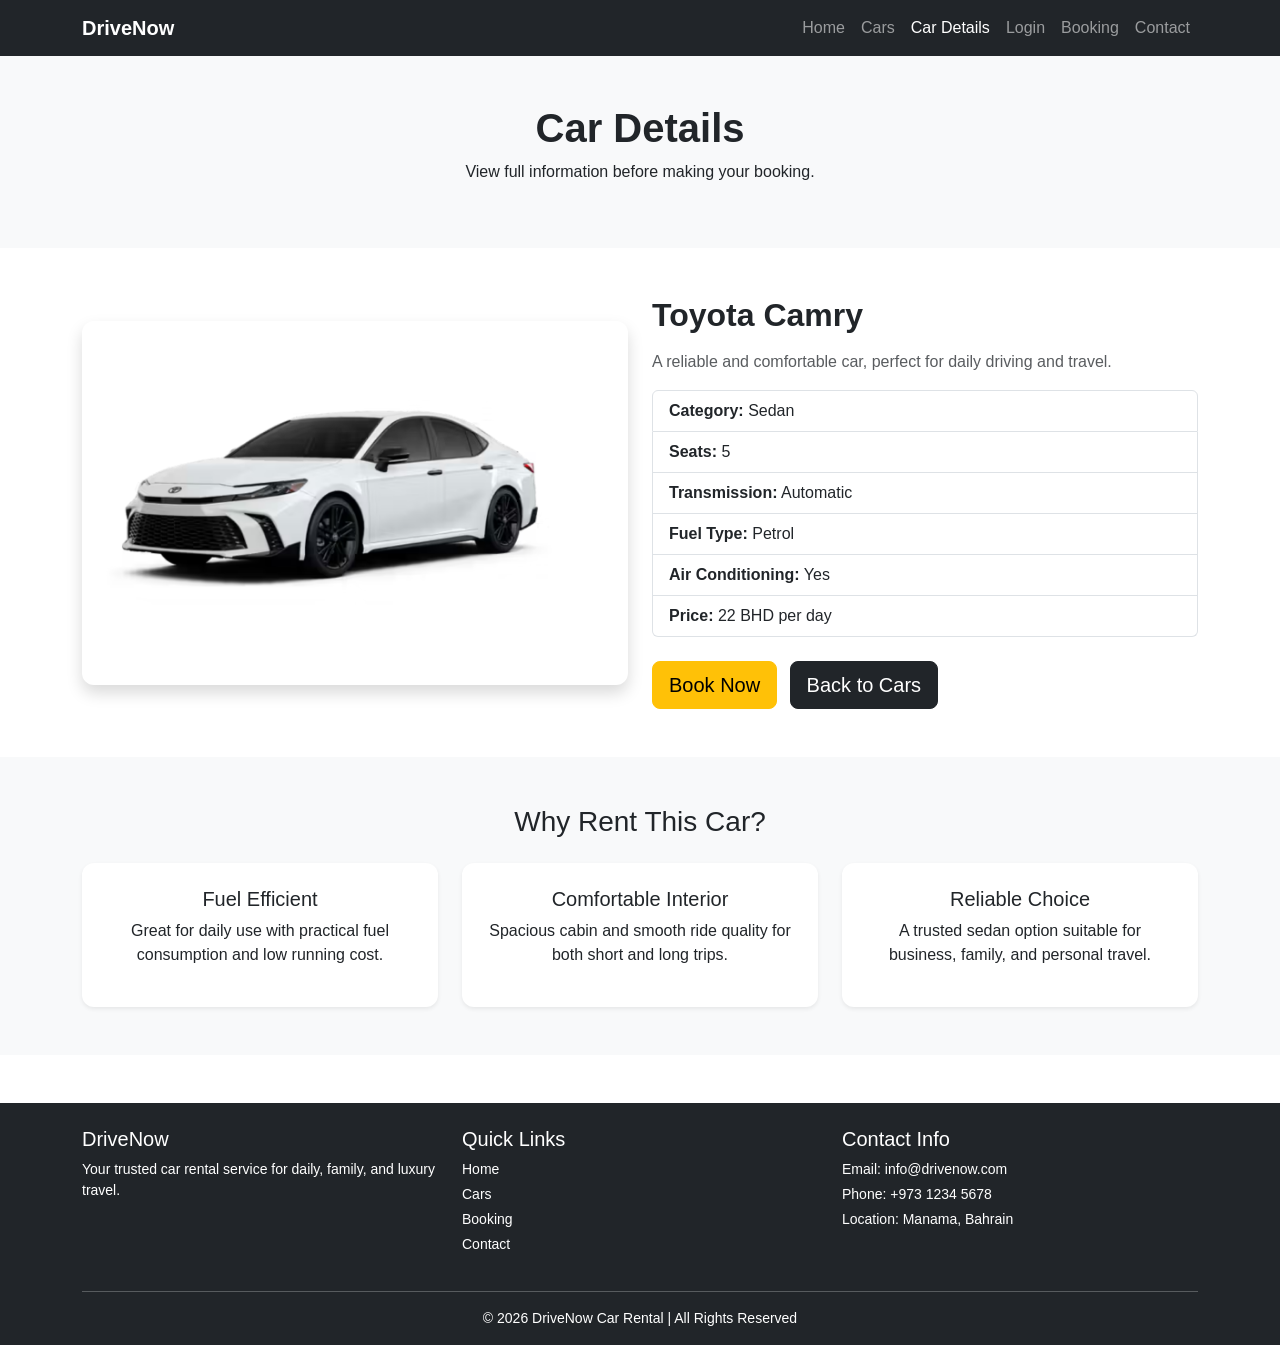
<file: details.html>
<!DOCTYPE html>
<html lang="en">
<head>
  <meta charset="UTF-8">
  <meta name="viewport" content="width=device-width, initial-scale=1.0">
  <title>Car Details - DriveNow Car Rental</title>

  <link href="https://cdn.jsdelivr.net/npm/bootstrap@5.3.3/dist/css/bootstrap.min.css" rel="stylesheet">
  <link rel="stylesheet" href="css/style.css">
</head>
<body>

  <!-- Navbar -->
  <nav class="navbar navbar-expand-lg navbar-dark bg-dark">
    <div class="container">
      <a class="navbar-brand fw-bold" href="index.html">DriveNow</a>
      <button class="navbar-toggler" type="button" data-bs-toggle="collapse" data-bs-target="#navbarNav">
        <span class="navbar-toggler-icon"></span>
      </button>
      <div class="collapse navbar-collapse" id="navbarNav">
        <ul class="navbar-nav ms-auto">
          <li class="nav-item"><a class="nav-link" href="index.html">Home</a></li>
          <li class="nav-item"><a class="nav-link" href="cars.html">Cars</a></li>
          <li class="nav-item"><a class="nav-link active" href="details.html">Car Details</a></li>
          <li class="nav-item"><a class="nav-link" href="login.html">Login</a></li>
          <li class="nav-item"><a class="nav-link" href="booking.html">Booking</a></li>
          <li class="nav-item"><a class="nav-link" href="contact.html">Contact</a></li>
        </ul>
      </div>
    </div>
  </nav>

  <!-- Header -->
  <section class="py-5 bg-light text-center">
    <div class="container">
      <h1 class="fw-bold">Car Details</h1>
      <p>View full information before making your booking.</p>
    </div>
  </section>

  <!-- Car Details Section -->
  <section class="py-5">
  <div class="container">
    <div class="row align-items-center g-4">
      <div class="col-md-6">
        <img id="detailImage" src="images/toyota-camry.jpg" class="img-fluid rounded shadow" alt="Car Image">
      </div>

      <div class="col-md-6">
        <h2 class="fw-bold mb-3" id="detailCarName">Toyota Camry</h2>
        <p class="text-muted" id="detailDescription">
          A reliable and comfortable car, perfect for daily driving and travel.
        </p>

        <ul class="list-group mb-4">
          <li class="list-group-item"><strong>Category:</strong> <span id="detailCategory">Sedan</span></li>
          <li class="list-group-item"><strong>Seats:</strong> <span id="detailSeats">5</span></li>
          <li class="list-group-item"><strong>Transmission:</strong> <span id="detailTransmission">Automatic</span></li>
          <li class="list-group-item"><strong>Fuel Type:</strong> <span id="detailFuel">Petrol</span></li>
          <li class="list-group-item"><strong>Air Conditioning:</strong> Yes</li>
          <li class="list-group-item"><strong>Price:</strong> <span id="detailPrice">22</span> BHD per day</li>
        </ul>

        <a id="bookNowBtn" href="booking.html" class="btn btn-warning btn-lg me-2">Book Now</a>
        <a href="cars.html" class="btn btn-dark btn-lg">Back to Cars</a>
      </div>
    </div>
  </div>
</section>

  <!-- Extra Features -->
  <section class="py-5 bg-light">
  <div class="container">
    <h3 class="text-center mb-4">Why Rent This Car?</h3>
    <div class="row text-center g-4">
      <div class="col-md-4">
        <div class="p-4 shadow-sm bg-white rounded h-100">
          <h5>Fuel Efficient</h5>
          <p>Great for daily use with practical fuel consumption and low running cost.</p>
        </div>
      </div>
      <div class="col-md-4">
        <div class="p-4 shadow-sm bg-white rounded h-100">
          <h5>Comfortable Interior</h5>
          <p>Spacious cabin and smooth ride quality for both short and long trips.</p>
        </div>
      </div>
      <div class="col-md-4">
        <div class="p-4 shadow-sm bg-white rounded h-100">
          <h5>Reliable Choice</h5>
          <p>A trusted sedan option suitable for business, family, and personal travel.</p>
        </div>
      </div>
    </div>
  </div>
</section>

  <footer class="bg-dark text-white pt-4 pb-3 mt-5">
  <div class="container">
    <div class="row">
      <div class="col-md-4 mb-3">
        <h5>DriveNow</h5>
        <p>Your trusted car rental service for daily, family, and luxury travel.</p>
      </div>
      <div class="col-md-4 mb-3">
        <h5>Quick Links</h5>
        <p class="mb-1"><a href="index.html" class="text-white text-decoration-none">Home</a></p>
        <p class="mb-1"><a href="cars.html" class="text-white text-decoration-none">Cars</a></p>
        <p class="mb-1"><a href="booking.html" class="text-white text-decoration-none">Booking</a></p>
        <p class="mb-1"><a href="contact.html" class="text-white text-decoration-none">Contact</a></p>
      </div>
      <div class="col-md-4 mb-3">
        <h5>Contact Info</h5>
        <p class="mb-1">Email: info@drivenow.com</p>
        <p class="mb-1">Phone: +973 1234 5678</p>
        <p class="mb-1">Location: Manama, Bahrain</p>
      </div>
    </div>
    <hr class="border-light">
    <p class="text-center mb-0">© 2026 DriveNow Car Rental | All Rights Reserved</p>
  </div>
</footer>

  <script src="https://cdn.jsdelivr.net/npm/bootstrap@5.3.3/dist/js/bootstrap.bundle.min.js"></script>
  <script src="https://code.jquery.com/jquery-3.7.1.min.js"></script>
  <script src="js/script.js"></script>
</body>
</html>
</file>
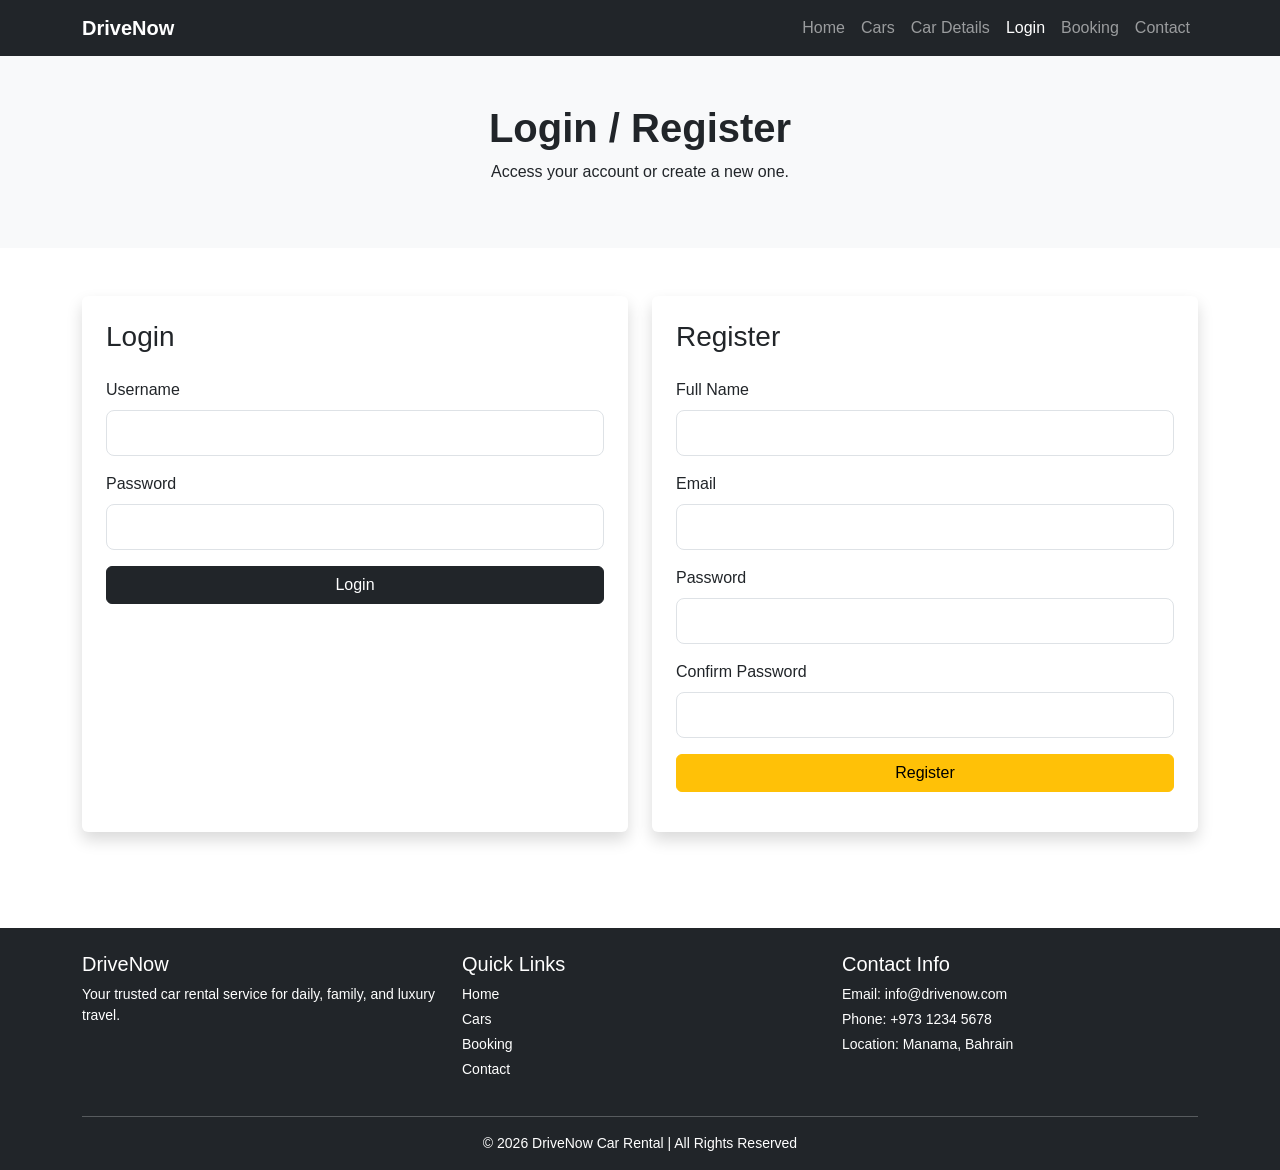
<file: login.html>
<!DOCTYPE html>
<html lang="en">
<head>
  <meta charset="UTF-8">
  <meta name="viewport" content="width=device-width, initial-scale=1.0">
  <title>Login - DriveNow Car Rental</title>

  <link href="https://cdn.jsdelivr.net/npm/bootstrap@5.3.3/dist/css/bootstrap.min.css" rel="stylesheet">
  <link rel="stylesheet" href="css/style.css">
</head>
<body>
  <div class="page-content">

  <!-- Navbar -->
  <nav class="navbar navbar-expand-lg navbar-dark bg-dark">
    <div class="container">
      <a class="navbar-brand fw-bold" href="index.html">DriveNow</a>
      <button class="navbar-toggler" type="button" data-bs-toggle="collapse" data-bs-target="#navbarNav">
        <span class="navbar-toggler-icon"></span>
      </button>
      <div class="collapse navbar-collapse" id="navbarNav">
        <ul class="navbar-nav ms-auto">
          <li class="nav-item"><a class="nav-link" href="index.html">Home</a></li>
          <li class="nav-item"><a class="nav-link" href="cars.html">Cars</a></li>
          <li class="nav-item"><a class="nav-link" href="details.html">Car Details</a></li>
          <li class="nav-item"><a class="nav-link active" href="login.html">Login</a></li>
          <li class="nav-item"><a class="nav-link" href="booking.html">Booking</a></li>
          <li class="nav-item"><a class="nav-link" href="contact.html">Contact</a></li>
        </ul>
      </div>
    </div>
  </nav>

  <!-- Header -->
  <section class="py-5 bg-light text-center">
    <div class="container">
      <h1 class="fw-bold">Login / Register</h1>
      <p>Access your account or create a new one.</p>
    </div>
  </section>

  <!-- Forms -->
  <section class="py-5">
    <div class="container">
      <div class="row g-4">
        
        <!-- Login Form -->
        <div class="col-md-6">
          <div class="card shadow p-4 h-100">
            <h3 class="mb-4">Login</h3>
            <form id="loginForm">
              <div class="mb-3">
                <label class="form-label">Username</label>
                <input type="text" class="form-control" id="loginUsername">
              </div>
              <div class="mb-3">
                <label class="form-label">Password</label>
                <input type="password" class="form-control" id="loginPassword">
              </div>
              <button type="submit" class="btn btn-dark w-100">Login</button>
              <p class="mt-3 text-success" id="loginMessage"></p>
            </form>
          </div>
        </div>

        <!-- Register Form -->
        <div class="col-md-6">
          <div class="card shadow p-4 h-100">
            <h3 class="mb-4">Register</h3>
            <form id="registerForm">
              <div class="mb-3">
                <label class="form-label">Full Name</label>
                <input type="text" class="form-control" id="registerName">
              </div>
              <div class="mb-3">
                <label class="form-label">Email</label>
                <input type="email" class="form-control" id="registerEmail">
              </div>
              <div class="mb-3">
                <label class="form-label">Password</label>
                <input type="password" class="form-control" id="registerPassword">
              </div>
              <div class="mb-3">
                <label class="form-label">Confirm Password</label>
                <input type="password" class="form-control" id="confirmPassword">
              </div>
              <button type="submit" class="btn btn-warning w-100">Register</button>
              <p class="mt-3" id="registerMessage"></p>
            </form>
          </div>
        </div>

      </div>
    </div>
  </section>

  <footer class="bg-dark text-white pt-4 pb-3 mt-5">
  <div class="container">
    <div class="row">
      <div class="col-md-4 mb-3">
        <h5>DriveNow</h5>
        <p>Your trusted car rental service for daily, family, and luxury travel.</p>
      </div>
      <div class="col-md-4 mb-3">
        <h5>Quick Links</h5>
        <p class="mb-1"><a href="index.html" class="text-white text-decoration-none">Home</a></p>
        <p class="mb-1"><a href="cars.html" class="text-white text-decoration-none">Cars</a></p>
        <p class="mb-1"><a href="booking.html" class="text-white text-decoration-none">Booking</a></p>
        <p class="mb-1"><a href="contact.html" class="text-white text-decoration-none">Contact</a></p>
      </div>
      <div class="col-md-4 mb-3">
        <h5>Contact Info</h5>
        <p class="mb-1">Email: info@drivenow.com</p>
        <p class="mb-1">Phone: +973 1234 5678</p>
        <p class="mb-1">Location: Manama, Bahrain</p>
      </div>
    </div>
    <hr class="border-light">
    <p class="text-center mb-0">© 2026 DriveNow Car Rental | All Rights Reserved</p>
  </div>
</footer>

  <script src="https://cdn.jsdelivr.net/npm/bootstrap@5.3.3/dist/js/bootstrap.bundle.min.js"></script>
  <script src="https://code.jquery.com/jquery-3.7.1.min.js"></script>
  <script src="js/script.js"></script>
  </div>
</body>
</html>
</file>
<file: css/style.css>
body {
  font-family: Arial, sans-serif;
}

.hero {
  background: linear-gradient(rgba(0,0,0,0.6), rgba(0,0,0,0.6)),
              url('https://images.unsplash.com/photo-1502877338535-766e1452684a') center/cover no-repeat;
  height: 90vh;
}

.card img {
  height: 240px;
  object-fit: cover;
  width: 100%;
}

footer {
  font-size: 14px;
}
.filter-btn {
  min-width: 110px;
}

.card {
  border: none;
  transition: transform 0.3s ease;
}

.card:hover {
  transform: translateY(-5px);
}
.list-group-item {
  font-size: 16px;
}

.rounded {
  border-radius: 12px !important;
}
form .form-control {
  border-radius: 8px;
}

#loginMessage,
#registerMessage {
  font-weight: bold;
}
.form-select,
.form-control {
  padding: 10px;
}

#bookingMessage {
  font-weight: bold;
}
textarea.form-control {
  resize: none;
}
.page-content {
  opacity: 0;
  transition: opacity 0.4s ease;
}

.page-content.show {
  opacity: 1;
}
</file>
